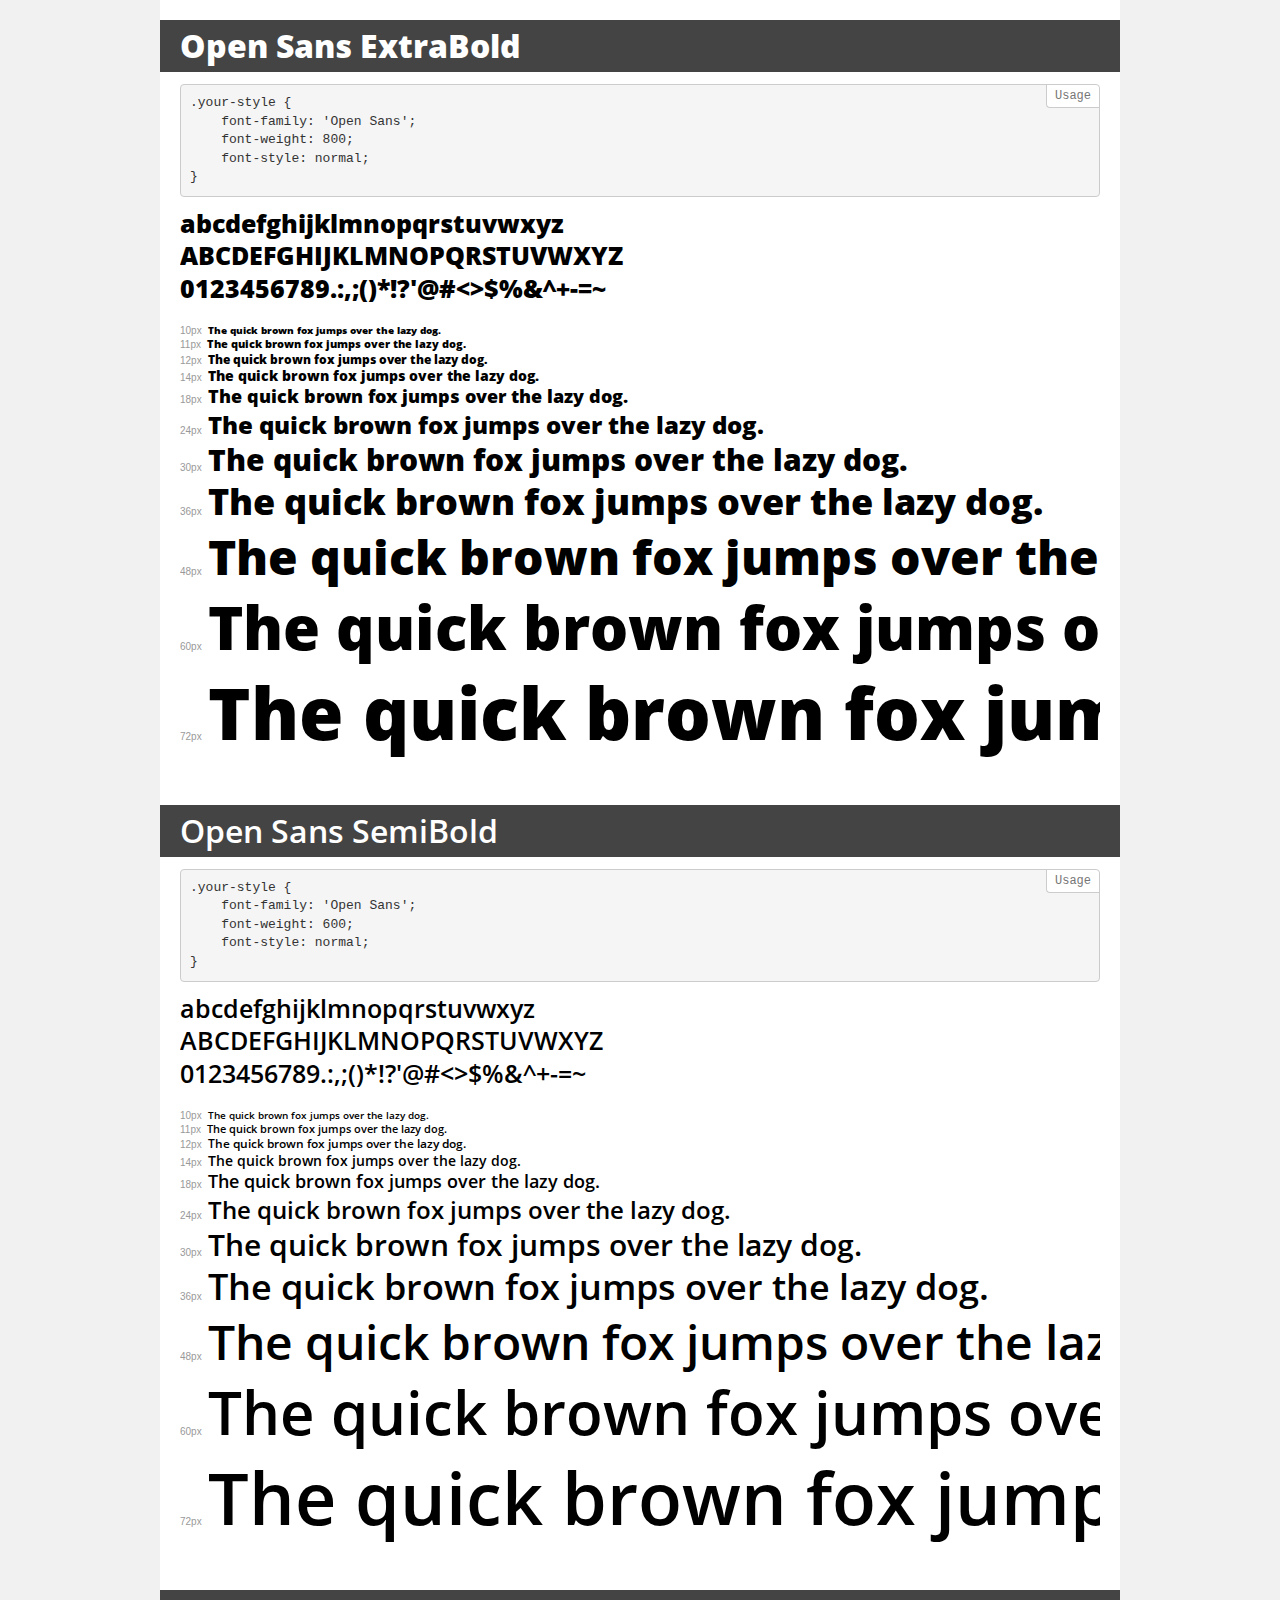
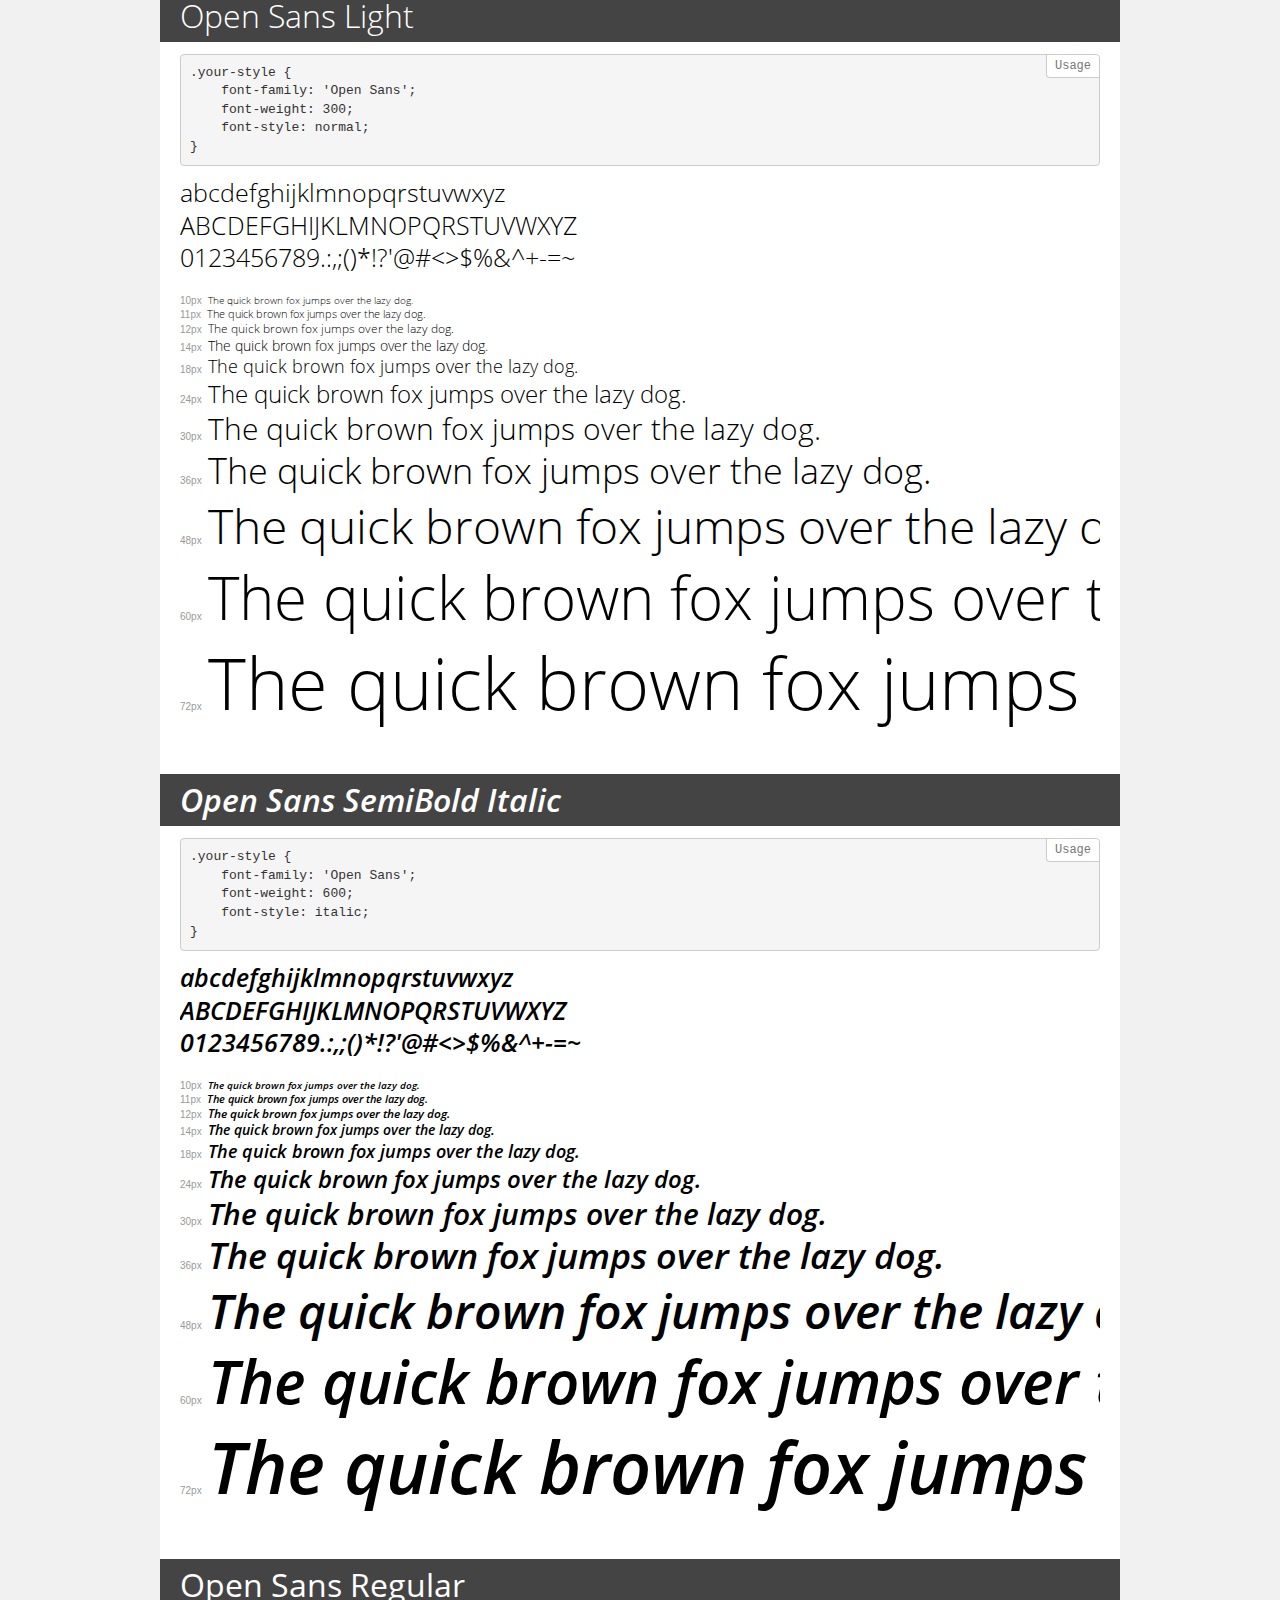
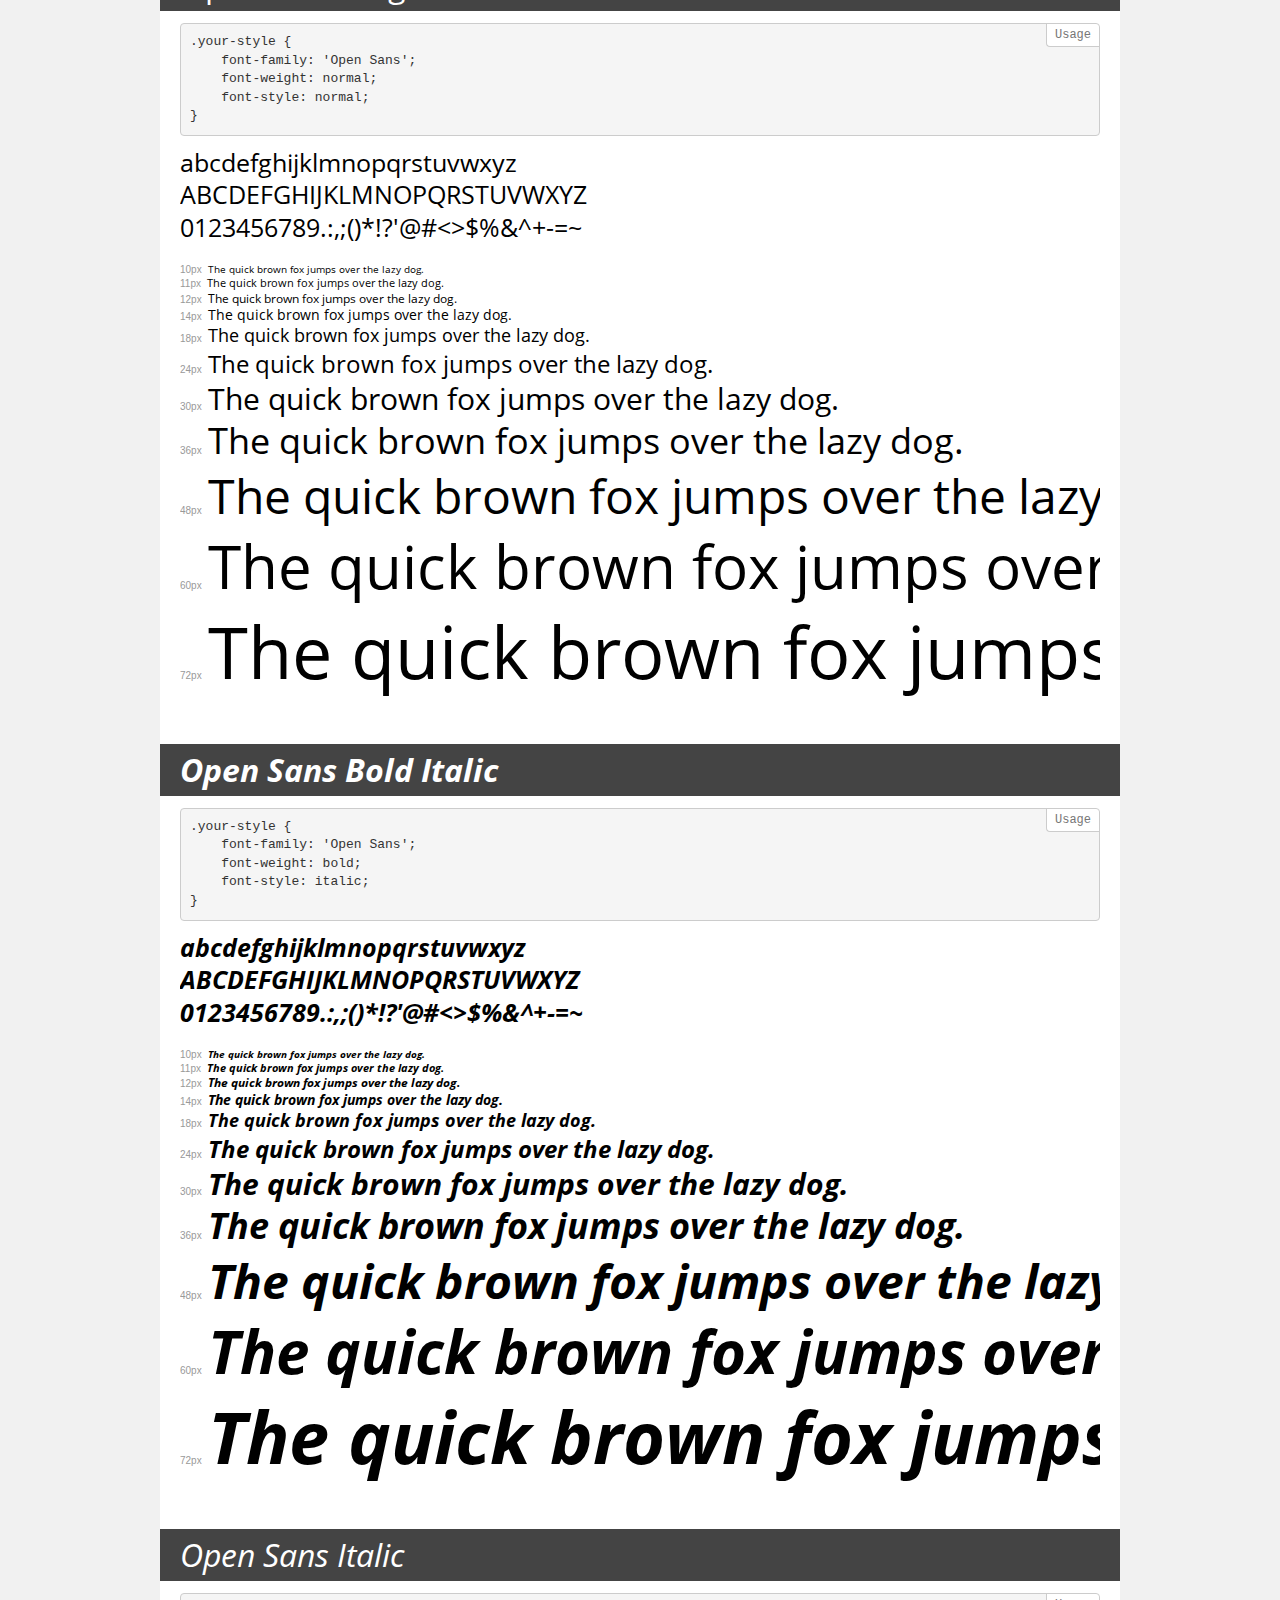
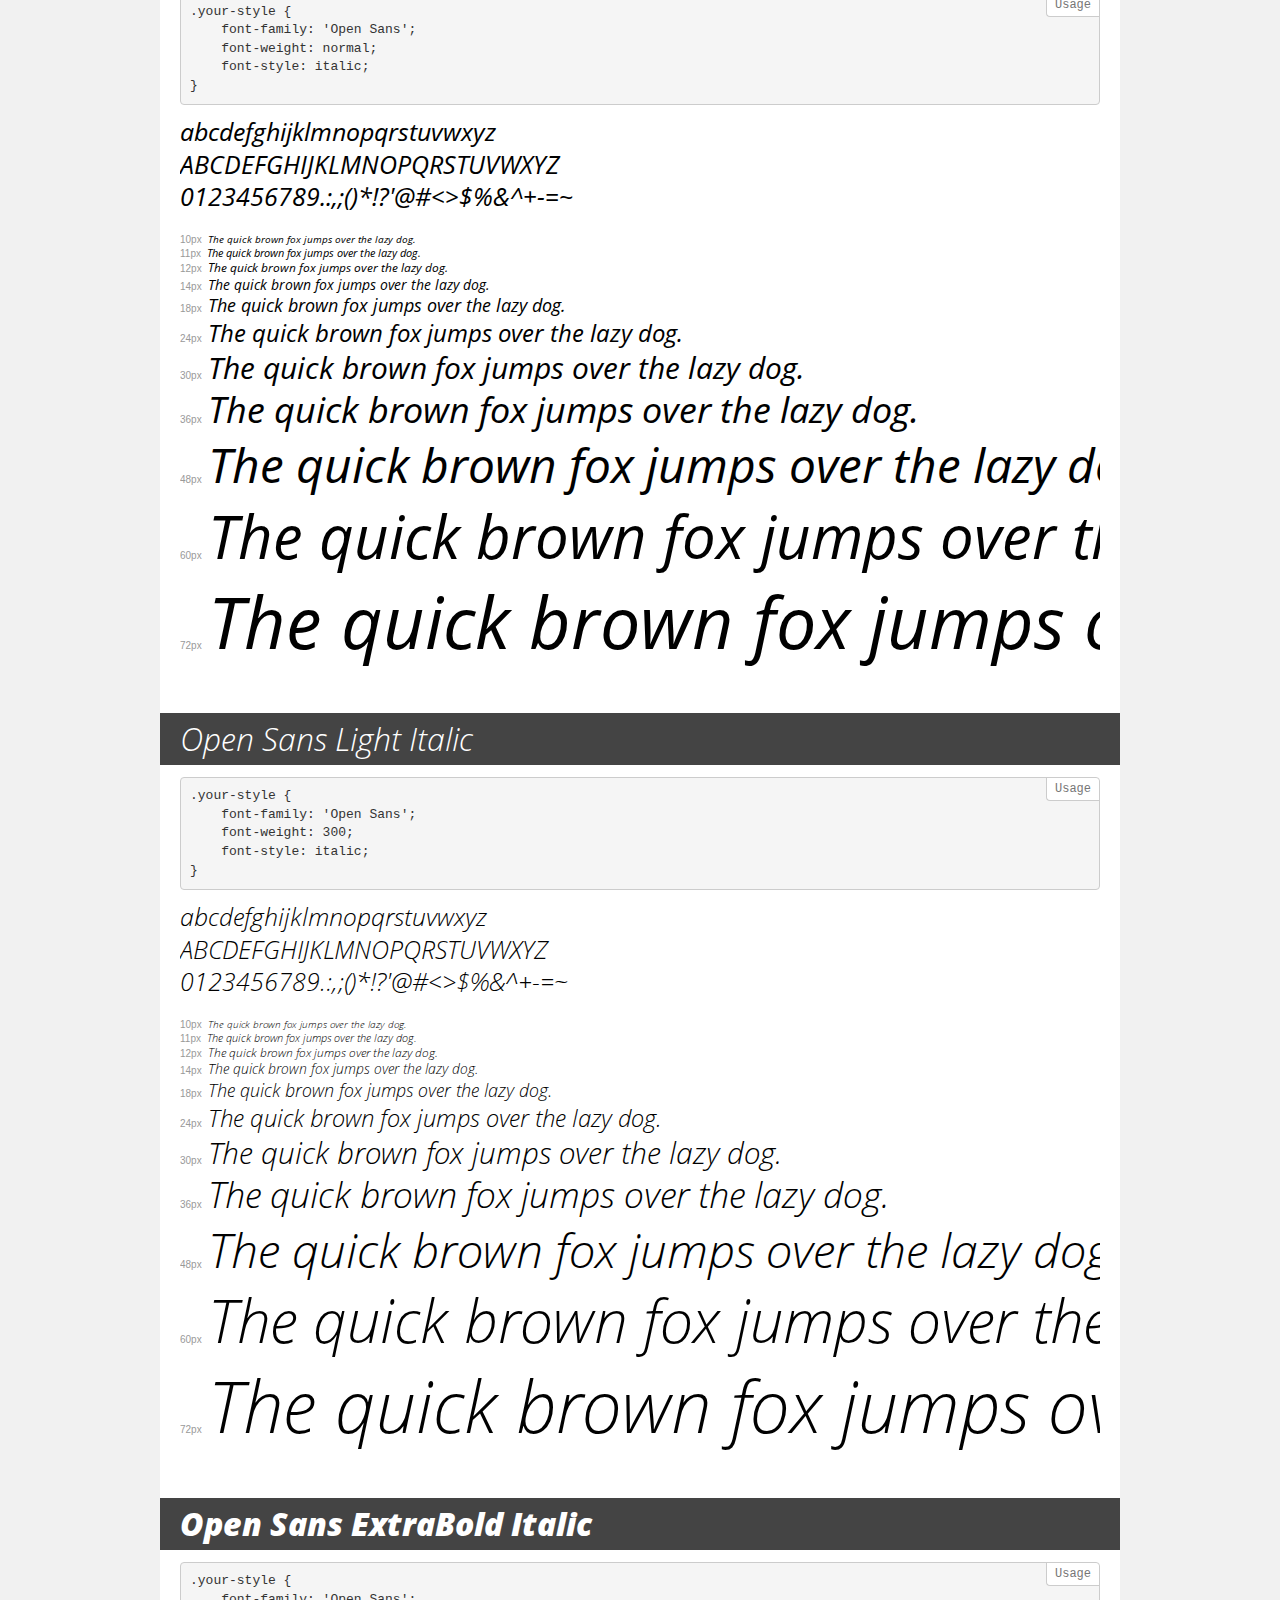
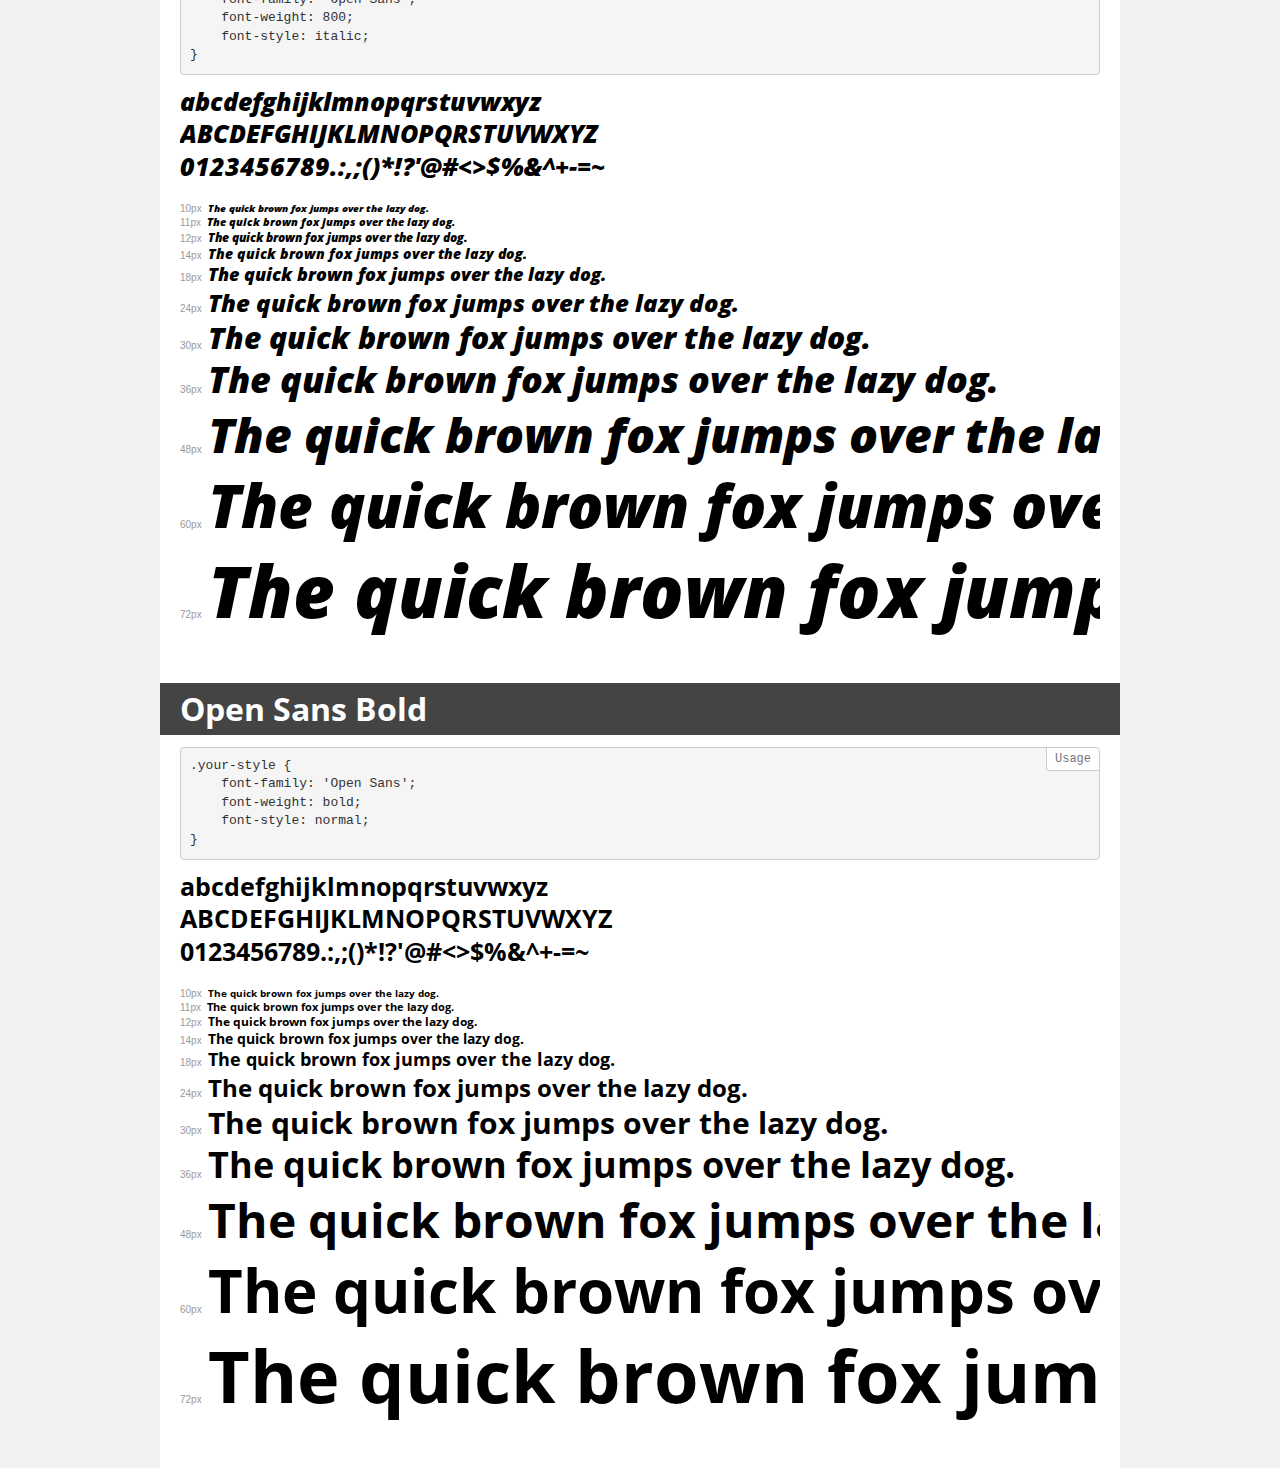
<file: fonts/demo.html>
<!DOCTYPE html>
<html>
<head>
    <meta charset="utf-8">
    <meta http-equiv="X-UA-Compatible" content="IE=edge">
    <meta name="viewport" content="width=device-width, initial-scale=1">
    <meta name="robots" content="noindex, noarchive">
    <meta name="format-detection" content="telephone=no">
    <title>Transfonter demo</title>
    <link href="stylesheet.css" rel="stylesheet">
    <style>
        /*
        http://meyerweb.com/eric/tools/css/reset/
        v2.0 | 20110126
        License: none (public domain)
        */
        html, body, div, span, applet, object, iframe,
        h1, h2, h3, h4, h5, h6, p, blockquote, pre,
        a, abbr, acronym, address, big, cite, code,
        del, dfn, em, img, ins, kbd, q, s, samp,
        small, strike, strong, sub, sup, tt, var,
        b, u, i, center,
        dl, dt, dd, ol, ul, li,
        fieldset, form, label, legend,
        table, caption, tbody, tfoot, thead, tr, th, td,
        article, aside, canvas, details, embed,
        figure, figcaption, footer, header, hgroup,
        menu, nav, output, ruby, section, summary,
        time, mark, audio, video {
            margin: 0;
            padding: 0;
            border: 0;
            font-size: 100%;
            font: inherit;
            vertical-align: baseline;
        }
        /* HTML5 display-role reset for older browsers */
        article, aside, details, figcaption, figure,
        footer, header, hgroup, menu, nav, section {
            display: block;
        }
        body {
            line-height: 1;
        }
        ol, ul {
            list-style: none;
        }
        blockquote, q {
            quotes: none;
        }
        blockquote:before, blockquote:after,
        q:before, q:after {
            content: '';
            content: none;
        }
        table {
            border-collapse: collapse;
            border-spacing: 0;
        }
        /* common styles */
        body {
            background: #f1f1f1;
            color: #000;
        }
        .page {
            background: #fff;
            width: 920px;
            margin: 0 auto;
            padding: 20px 20px 0 20px;
            overflow: hidden;
        }
        .font-container {
            overflow-x: auto;
            overflow-y: hidden;
            margin-bottom: 40px;
            line-height: 1.3;
            white-space: nowrap;
            padding-bottom: 5px;
        }
        h1 {
            position: relative;
            background: #444;
            font-size: 32px;
            color: #fff;
            padding: 10px 20px;
            margin: 0 -20px 12px -20px;
        }
        .letters {
            font-size: 25px;
            margin-bottom: 20px;
        }
        .s10:before {
            content: '10px';
        }
        .s11:before {
            content: '11px';
        }
        .s12:before {
            content: '12px';
        }
        .s14:before {
            content: '14px';
        }
        .s18:before {
            content: '18px';
        }
        .s24:before {
            content: '24px';
        }
        .s30:before {
            content: '30px';
        }
        .s36:before {
            content: '36px';
        }
        .s48:before {
            content: '48px';
        }
        .s60:before {
            content: '60px';
        }
        .s72:before {
            content: '72px';
        }
        .s10:before, .s11:before, .s12:before, .s14:before,
        .s18:before, .s24:before, .s30:before, .s36:before,
        .s48:before, .s60:before, .s72:before {
            font-family: Arial, sans-serif;
            font-size: 10px;
            font-weight: normal;
            font-style: normal;
            color: #999;
            padding-right: 6px;
        }
        pre {
            display: block;
            position: relative;
            padding: 9px;
            margin: 0 0 10px;
            font-family: Monaco, Menlo, Consolas, "Courier New", monospace !important;
            font-size: 13px;
            line-height: 1.428571429;
            color: #333;
            font-weight: normal !important;
            font-style: normal !important;
            background-color: #f5f5f5;
            border: 1px solid #ccc;
            overflow-x: auto;
            border-radius: 4px;
        }
        pre:after {
            display: block;
            position: absolute;
            right: 0;
            top: 0;
            content: 'Usage';
            line-height: 1;
            padding: 5px 8px;
            font-size: 12px;
            color: #767676;
            background-color: #fff;
            border: 1px solid #ccc;
            border-right: none;
            border-top: none;
            border-radius: 0 4px 0 4px;
            z-index: 10;
        }
        /* responsive */
        @media (max-width: 959px) {
            .page {
                width: auto;
                margin: 0;
            }
        }
    </style>
</head>
<body>
<div class="page">
    <div class="demo" style="font-family: 'Open Sans'; font-weight: 800; font-style: normal;">
        <h1>Open Sans ExtraBold</h1>
        <pre>.your-style {
    font-family: 'Open Sans';
    font-weight: 800;
    font-style: normal;
}</pre>
        <div class="font-container">
            <p class="letters">
                abcdefghijklmnopqrstuvwxyz<br>
ABCDEFGHIJKLMNOPQRSTUVWXYZ<br>
                0123456789.:,;()*!?'@#<>$%&^+-=~
            </p>
            <p class="s10" style="font-size: 10px;">The quick brown fox jumps over the lazy dog.</p>
            <p class="s11" style="font-size: 11px;">The quick brown fox jumps over the lazy dog.</p>
            <p class="s12" style="font-size: 12px;">The quick brown fox jumps over the lazy dog.</p>
            <p class="s14" style="font-size: 14px;">The quick brown fox jumps over the lazy dog.</p>
            <p class="s18" style="font-size: 18px;">The quick brown fox jumps over the lazy dog.</p>
            <p class="s24" style="font-size: 24px;">The quick brown fox jumps over the lazy dog.</p>
            <p class="s30" style="font-size: 30px;">The quick brown fox jumps over the lazy dog.</p>
            <p class="s36" style="font-size: 36px;">The quick brown fox jumps over the lazy dog.</p>
            <p class="s48" style="font-size: 48px;">The quick brown fox jumps over the lazy dog.</p>
            <p class="s60" style="font-size: 60px;">The quick brown fox jumps over the lazy dog.</p>
            <p class="s72" style="font-size: 72px;">The quick brown fox jumps over the lazy dog.</p>
        </div>
    </div>
    <div class="demo" style="font-family: 'Open Sans'; font-weight: 600; font-style: normal;">
        <h1>Open Sans SemiBold</h1>
        <pre>.your-style {
    font-family: 'Open Sans';
    font-weight: 600;
    font-style: normal;
}</pre>
        <div class="font-container">
            <p class="letters">
                abcdefghijklmnopqrstuvwxyz<br>
ABCDEFGHIJKLMNOPQRSTUVWXYZ<br>
                0123456789.:,;()*!?'@#<>$%&^+-=~
            </p>
            <p class="s10" style="font-size: 10px;">The quick brown fox jumps over the lazy dog.</p>
            <p class="s11" style="font-size: 11px;">The quick brown fox jumps over the lazy dog.</p>
            <p class="s12" style="font-size: 12px;">The quick brown fox jumps over the lazy dog.</p>
            <p class="s14" style="font-size: 14px;">The quick brown fox jumps over the lazy dog.</p>
            <p class="s18" style="font-size: 18px;">The quick brown fox jumps over the lazy dog.</p>
            <p class="s24" style="font-size: 24px;">The quick brown fox jumps over the lazy dog.</p>
            <p class="s30" style="font-size: 30px;">The quick brown fox jumps over the lazy dog.</p>
            <p class="s36" style="font-size: 36px;">The quick brown fox jumps over the lazy dog.</p>
            <p class="s48" style="font-size: 48px;">The quick brown fox jumps over the lazy dog.</p>
            <p class="s60" style="font-size: 60px;">The quick brown fox jumps over the lazy dog.</p>
            <p class="s72" style="font-size: 72px;">The quick brown fox jumps over the lazy dog.</p>
        </div>
    </div>
    <div class="demo" style="font-family: 'Open Sans'; font-weight: 300; font-style: normal;">
        <h1>Open Sans Light</h1>
        <pre>.your-style {
    font-family: 'Open Sans';
    font-weight: 300;
    font-style: normal;
}</pre>
        <div class="font-container">
            <p class="letters">
                abcdefghijklmnopqrstuvwxyz<br>
ABCDEFGHIJKLMNOPQRSTUVWXYZ<br>
                0123456789.:,;()*!?'@#<>$%&^+-=~
            </p>
            <p class="s10" style="font-size: 10px;">The quick brown fox jumps over the lazy dog.</p>
            <p class="s11" style="font-size: 11px;">The quick brown fox jumps over the lazy dog.</p>
            <p class="s12" style="font-size: 12px;">The quick brown fox jumps over the lazy dog.</p>
            <p class="s14" style="font-size: 14px;">The quick brown fox jumps over the lazy dog.</p>
            <p class="s18" style="font-size: 18px;">The quick brown fox jumps over the lazy dog.</p>
            <p class="s24" style="font-size: 24px;">The quick brown fox jumps over the lazy dog.</p>
            <p class="s30" style="font-size: 30px;">The quick brown fox jumps over the lazy dog.</p>
            <p class="s36" style="font-size: 36px;">The quick brown fox jumps over the lazy dog.</p>
            <p class="s48" style="font-size: 48px;">The quick brown fox jumps over the lazy dog.</p>
            <p class="s60" style="font-size: 60px;">The quick brown fox jumps over the lazy dog.</p>
            <p class="s72" style="font-size: 72px;">The quick brown fox jumps over the lazy dog.</p>
        </div>
    </div>
    <div class="demo" style="font-family: 'Open Sans'; font-weight: 600; font-style: italic;">
        <h1>Open Sans SemiBold Italic</h1>
        <pre>.your-style {
    font-family: 'Open Sans';
    font-weight: 600;
    font-style: italic;
}</pre>
        <div class="font-container">
            <p class="letters">
                abcdefghijklmnopqrstuvwxyz<br>
ABCDEFGHIJKLMNOPQRSTUVWXYZ<br>
                0123456789.:,;()*!?'@#<>$%&^+-=~
            </p>
            <p class="s10" style="font-size: 10px;">The quick brown fox jumps over the lazy dog.</p>
            <p class="s11" style="font-size: 11px;">The quick brown fox jumps over the lazy dog.</p>
            <p class="s12" style="font-size: 12px;">The quick brown fox jumps over the lazy dog.</p>
            <p class="s14" style="font-size: 14px;">The quick brown fox jumps over the lazy dog.</p>
            <p class="s18" style="font-size: 18px;">The quick brown fox jumps over the lazy dog.</p>
            <p class="s24" style="font-size: 24px;">The quick brown fox jumps over the lazy dog.</p>
            <p class="s30" style="font-size: 30px;">The quick brown fox jumps over the lazy dog.</p>
            <p class="s36" style="font-size: 36px;">The quick brown fox jumps over the lazy dog.</p>
            <p class="s48" style="font-size: 48px;">The quick brown fox jumps over the lazy dog.</p>
            <p class="s60" style="font-size: 60px;">The quick brown fox jumps over the lazy dog.</p>
            <p class="s72" style="font-size: 72px;">The quick brown fox jumps over the lazy dog.</p>
        </div>
    </div>
    <div class="demo" style="font-family: 'Open Sans'; font-weight: normal; font-style: normal;">
        <h1>Open Sans Regular</h1>
        <pre>.your-style {
    font-family: 'Open Sans';
    font-weight: normal;
    font-style: normal;
}</pre>
        <div class="font-container">
            <p class="letters">
                abcdefghijklmnopqrstuvwxyz<br>
ABCDEFGHIJKLMNOPQRSTUVWXYZ<br>
                0123456789.:,;()*!?'@#<>$%&^+-=~
            </p>
            <p class="s10" style="font-size: 10px;">The quick brown fox jumps over the lazy dog.</p>
            <p class="s11" style="font-size: 11px;">The quick brown fox jumps over the lazy dog.</p>
            <p class="s12" style="font-size: 12px;">The quick brown fox jumps over the lazy dog.</p>
            <p class="s14" style="font-size: 14px;">The quick brown fox jumps over the lazy dog.</p>
            <p class="s18" style="font-size: 18px;">The quick brown fox jumps over the lazy dog.</p>
            <p class="s24" style="font-size: 24px;">The quick brown fox jumps over the lazy dog.</p>
            <p class="s30" style="font-size: 30px;">The quick brown fox jumps over the lazy dog.</p>
            <p class="s36" style="font-size: 36px;">The quick brown fox jumps over the lazy dog.</p>
            <p class="s48" style="font-size: 48px;">The quick brown fox jumps over the lazy dog.</p>
            <p class="s60" style="font-size: 60px;">The quick brown fox jumps over the lazy dog.</p>
            <p class="s72" style="font-size: 72px;">The quick brown fox jumps over the lazy dog.</p>
        </div>
    </div>
    <div class="demo" style="font-family: 'Open Sans'; font-weight: bold; font-style: italic;">
        <h1>Open Sans Bold Italic</h1>
        <pre>.your-style {
    font-family: 'Open Sans';
    font-weight: bold;
    font-style: italic;
}</pre>
        <div class="font-container">
            <p class="letters">
                abcdefghijklmnopqrstuvwxyz<br>
ABCDEFGHIJKLMNOPQRSTUVWXYZ<br>
                0123456789.:,;()*!?'@#<>$%&^+-=~
            </p>
            <p class="s10" style="font-size: 10px;">The quick brown fox jumps over the lazy dog.</p>
            <p class="s11" style="font-size: 11px;">The quick brown fox jumps over the lazy dog.</p>
            <p class="s12" style="font-size: 12px;">The quick brown fox jumps over the lazy dog.</p>
            <p class="s14" style="font-size: 14px;">The quick brown fox jumps over the lazy dog.</p>
            <p class="s18" style="font-size: 18px;">The quick brown fox jumps over the lazy dog.</p>
            <p class="s24" style="font-size: 24px;">The quick brown fox jumps over the lazy dog.</p>
            <p class="s30" style="font-size: 30px;">The quick brown fox jumps over the lazy dog.</p>
            <p class="s36" style="font-size: 36px;">The quick brown fox jumps over the lazy dog.</p>
            <p class="s48" style="font-size: 48px;">The quick brown fox jumps over the lazy dog.</p>
            <p class="s60" style="font-size: 60px;">The quick brown fox jumps over the lazy dog.</p>
            <p class="s72" style="font-size: 72px;">The quick brown fox jumps over the lazy dog.</p>
        </div>
    </div>
    <div class="demo" style="font-family: 'Open Sans'; font-weight: normal; font-style: italic;">
        <h1>Open Sans Italic</h1>
        <pre>.your-style {
    font-family: 'Open Sans';
    font-weight: normal;
    font-style: italic;
}</pre>
        <div class="font-container">
            <p class="letters">
                abcdefghijklmnopqrstuvwxyz<br>
ABCDEFGHIJKLMNOPQRSTUVWXYZ<br>
                0123456789.:,;()*!?'@#<>$%&^+-=~
            </p>
            <p class="s10" style="font-size: 10px;">The quick brown fox jumps over the lazy dog.</p>
            <p class="s11" style="font-size: 11px;">The quick brown fox jumps over the lazy dog.</p>
            <p class="s12" style="font-size: 12px;">The quick brown fox jumps over the lazy dog.</p>
            <p class="s14" style="font-size: 14px;">The quick brown fox jumps over the lazy dog.</p>
            <p class="s18" style="font-size: 18px;">The quick brown fox jumps over the lazy dog.</p>
            <p class="s24" style="font-size: 24px;">The quick brown fox jumps over the lazy dog.</p>
            <p class="s30" style="font-size: 30px;">The quick brown fox jumps over the lazy dog.</p>
            <p class="s36" style="font-size: 36px;">The quick brown fox jumps over the lazy dog.</p>
            <p class="s48" style="font-size: 48px;">The quick brown fox jumps over the lazy dog.</p>
            <p class="s60" style="font-size: 60px;">The quick brown fox jumps over the lazy dog.</p>
            <p class="s72" style="font-size: 72px;">The quick brown fox jumps over the lazy dog.</p>
        </div>
    </div>
    <div class="demo" style="font-family: 'Open Sans'; font-weight: 300; font-style: italic;">
        <h1>Open Sans Light Italic</h1>
        <pre>.your-style {
    font-family: 'Open Sans';
    font-weight: 300;
    font-style: italic;
}</pre>
        <div class="font-container">
            <p class="letters">
                abcdefghijklmnopqrstuvwxyz<br>
ABCDEFGHIJKLMNOPQRSTUVWXYZ<br>
                0123456789.:,;()*!?'@#<>$%&^+-=~
            </p>
            <p class="s10" style="font-size: 10px;">The quick brown fox jumps over the lazy dog.</p>
            <p class="s11" style="font-size: 11px;">The quick brown fox jumps over the lazy dog.</p>
            <p class="s12" style="font-size: 12px;">The quick brown fox jumps over the lazy dog.</p>
            <p class="s14" style="font-size: 14px;">The quick brown fox jumps over the lazy dog.</p>
            <p class="s18" style="font-size: 18px;">The quick brown fox jumps over the lazy dog.</p>
            <p class="s24" style="font-size: 24px;">The quick brown fox jumps over the lazy dog.</p>
            <p class="s30" style="font-size: 30px;">The quick brown fox jumps over the lazy dog.</p>
            <p class="s36" style="font-size: 36px;">The quick brown fox jumps over the lazy dog.</p>
            <p class="s48" style="font-size: 48px;">The quick brown fox jumps over the lazy dog.</p>
            <p class="s60" style="font-size: 60px;">The quick brown fox jumps over the lazy dog.</p>
            <p class="s72" style="font-size: 72px;">The quick brown fox jumps over the lazy dog.</p>
        </div>
    </div>
    <div class="demo" style="font-family: 'Open Sans'; font-weight: 800; font-style: italic;">
        <h1>Open Sans ExtraBold Italic</h1>
        <pre>.your-style {
    font-family: 'Open Sans';
    font-weight: 800;
    font-style: italic;
}</pre>
        <div class="font-container">
            <p class="letters">
                abcdefghijklmnopqrstuvwxyz<br>
ABCDEFGHIJKLMNOPQRSTUVWXYZ<br>
                0123456789.:,;()*!?'@#<>$%&^+-=~
            </p>
            <p class="s10" style="font-size: 10px;">The quick brown fox jumps over the lazy dog.</p>
            <p class="s11" style="font-size: 11px;">The quick brown fox jumps over the lazy dog.</p>
            <p class="s12" style="font-size: 12px;">The quick brown fox jumps over the lazy dog.</p>
            <p class="s14" style="font-size: 14px;">The quick brown fox jumps over the lazy dog.</p>
            <p class="s18" style="font-size: 18px;">The quick brown fox jumps over the lazy dog.</p>
            <p class="s24" style="font-size: 24px;">The quick brown fox jumps over the lazy dog.</p>
            <p class="s30" style="font-size: 30px;">The quick brown fox jumps over the lazy dog.</p>
            <p class="s36" style="font-size: 36px;">The quick brown fox jumps over the lazy dog.</p>
            <p class="s48" style="font-size: 48px;">The quick brown fox jumps over the lazy dog.</p>
            <p class="s60" style="font-size: 60px;">The quick brown fox jumps over the lazy dog.</p>
            <p class="s72" style="font-size: 72px;">The quick brown fox jumps over the lazy dog.</p>
        </div>
    </div>
    <div class="demo" style="font-family: 'Open Sans'; font-weight: bold; font-style: normal;">
        <h1>Open Sans Bold</h1>
        <pre>.your-style {
    font-family: 'Open Sans';
    font-weight: bold;
    font-style: normal;
}</pre>
        <div class="font-container">
            <p class="letters">
                abcdefghijklmnopqrstuvwxyz<br>
ABCDEFGHIJKLMNOPQRSTUVWXYZ<br>
                0123456789.:,;()*!?'@#<>$%&^+-=~
            </p>
            <p class="s10" style="font-size: 10px;">The quick brown fox jumps over the lazy dog.</p>
            <p class="s11" style="font-size: 11px;">The quick brown fox jumps over the lazy dog.</p>
            <p class="s12" style="font-size: 12px;">The quick brown fox jumps over the lazy dog.</p>
            <p class="s14" style="font-size: 14px;">The quick brown fox jumps over the lazy dog.</p>
            <p class="s18" style="font-size: 18px;">The quick brown fox jumps over the lazy dog.</p>
            <p class="s24" style="font-size: 24px;">The quick brown fox jumps over the lazy dog.</p>
            <p class="s30" style="font-size: 30px;">The quick brown fox jumps over the lazy dog.</p>
            <p class="s36" style="font-size: 36px;">The quick brown fox jumps over the lazy dog.</p>
            <p class="s48" style="font-size: 48px;">The quick brown fox jumps over the lazy dog.</p>
            <p class="s60" style="font-size: 60px;">The quick brown fox jumps over the lazy dog.</p>
            <p class="s72" style="font-size: 72px;">The quick brown fox jumps over the lazy dog.</p>
        </div>
    </div>
</div>
</body>
</html>
</file>
<file: fonts/stylesheet.css>
@font-face {
    font-family: 'Open Sans';
    src: url('OpenSans-ExtraBold.woff2') format('woff2'),
        url('OpenSans-ExtraBold.woff') format('woff');
    font-weight: 800;
    font-style: normal;
}

@font-face {
    font-family: 'Open Sans';
    src: url('OpenSans-SemiBold.woff2') format('woff2'),
        url('OpenSans-SemiBold.woff') format('woff');
    font-weight: 600;
    font-style: normal;
}

@font-face {
    font-family: 'Open Sans';
    src: url('OpenSans-Light.woff2') format('woff2'),
        url('OpenSans-Light.woff') format('woff');
    font-weight: 300;
    font-style: normal;
}

@font-face {
    font-family: 'Open Sans';
    src: url('OpenSans-SemiBoldItalic.woff2') format('woff2'),
        url('OpenSans-SemiBoldItalic.woff') format('woff');
    font-weight: 600;
    font-style: italic;
}

@font-face {
    font-family: 'Open Sans';
    src: url('OpenSans-Regular.woff2') format('woff2'),
        url('OpenSans-Regular.woff') format('woff');
    font-weight: normal;
    font-style: normal;
}

@font-face {
    font-family: 'Open Sans';
    src: url('OpenSans-BoldItalic.woff2') format('woff2'),
        url('OpenSans-BoldItalic.woff') format('woff');
    font-weight: bold;
    font-style: italic;
}

@font-face {
    font-family: 'Open Sans';
    src: url('OpenSans-Italic.woff2') format('woff2'),
        url('OpenSans-Italic.woff') format('woff');
    font-weight: normal;
    font-style: italic;
}

@font-face {
    font-family: 'Open Sans';
    src: url('OpenSans-LightItalic.woff2') format('woff2'),
        url('OpenSans-LightItalic.woff') format('woff');
    font-weight: 300;
    font-style: italic;
}

@font-face {
    font-family: 'Open Sans';
    src: url('OpenSans-ExtraBoldItalic.woff2') format('woff2'),
        url('OpenSans-ExtraBoldItalic.woff') format('woff');
    font-weight: 800;
    font-style: italic;
}

@font-face {
    font-family: 'Open Sans';
    src: url('OpenSans-Bold.woff2') format('woff2'),
        url('OpenSans-Bold.woff') format('woff');
    font-weight: bold;
    font-style: normal;
}
</file>
